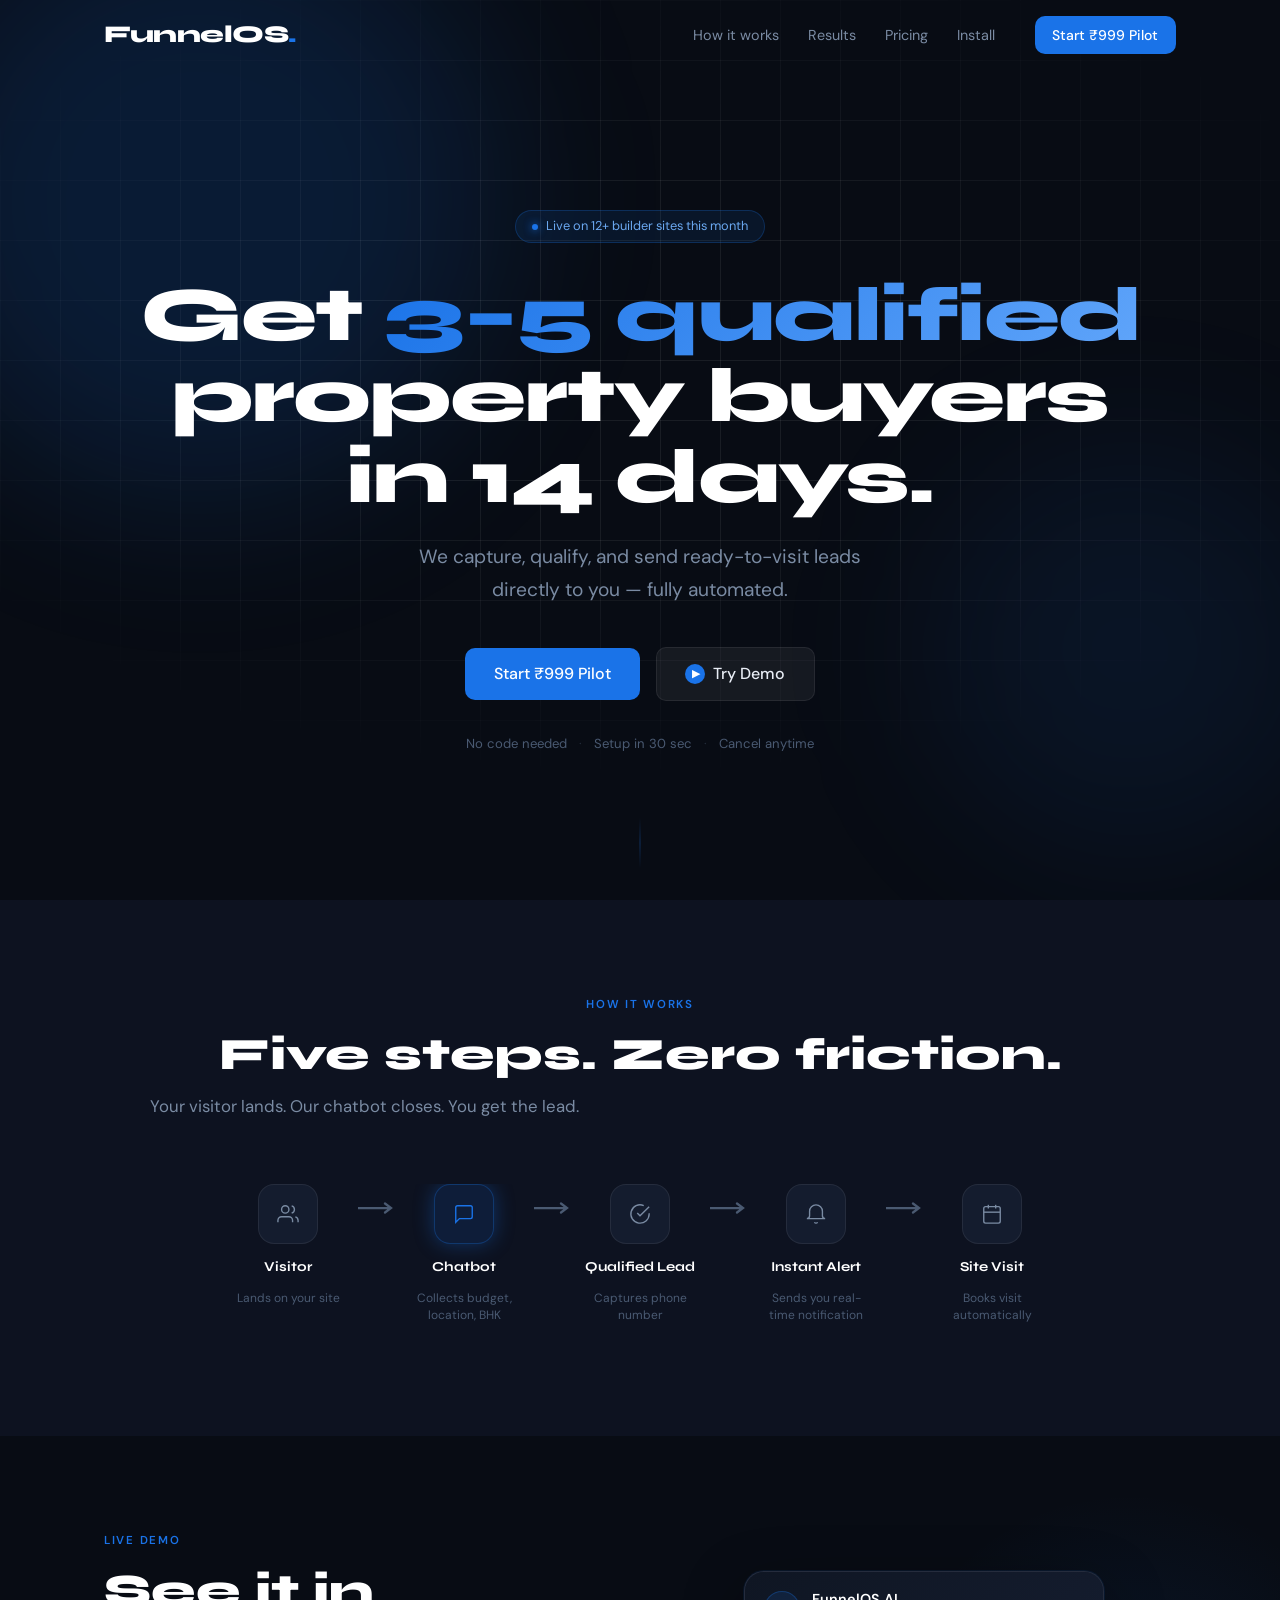
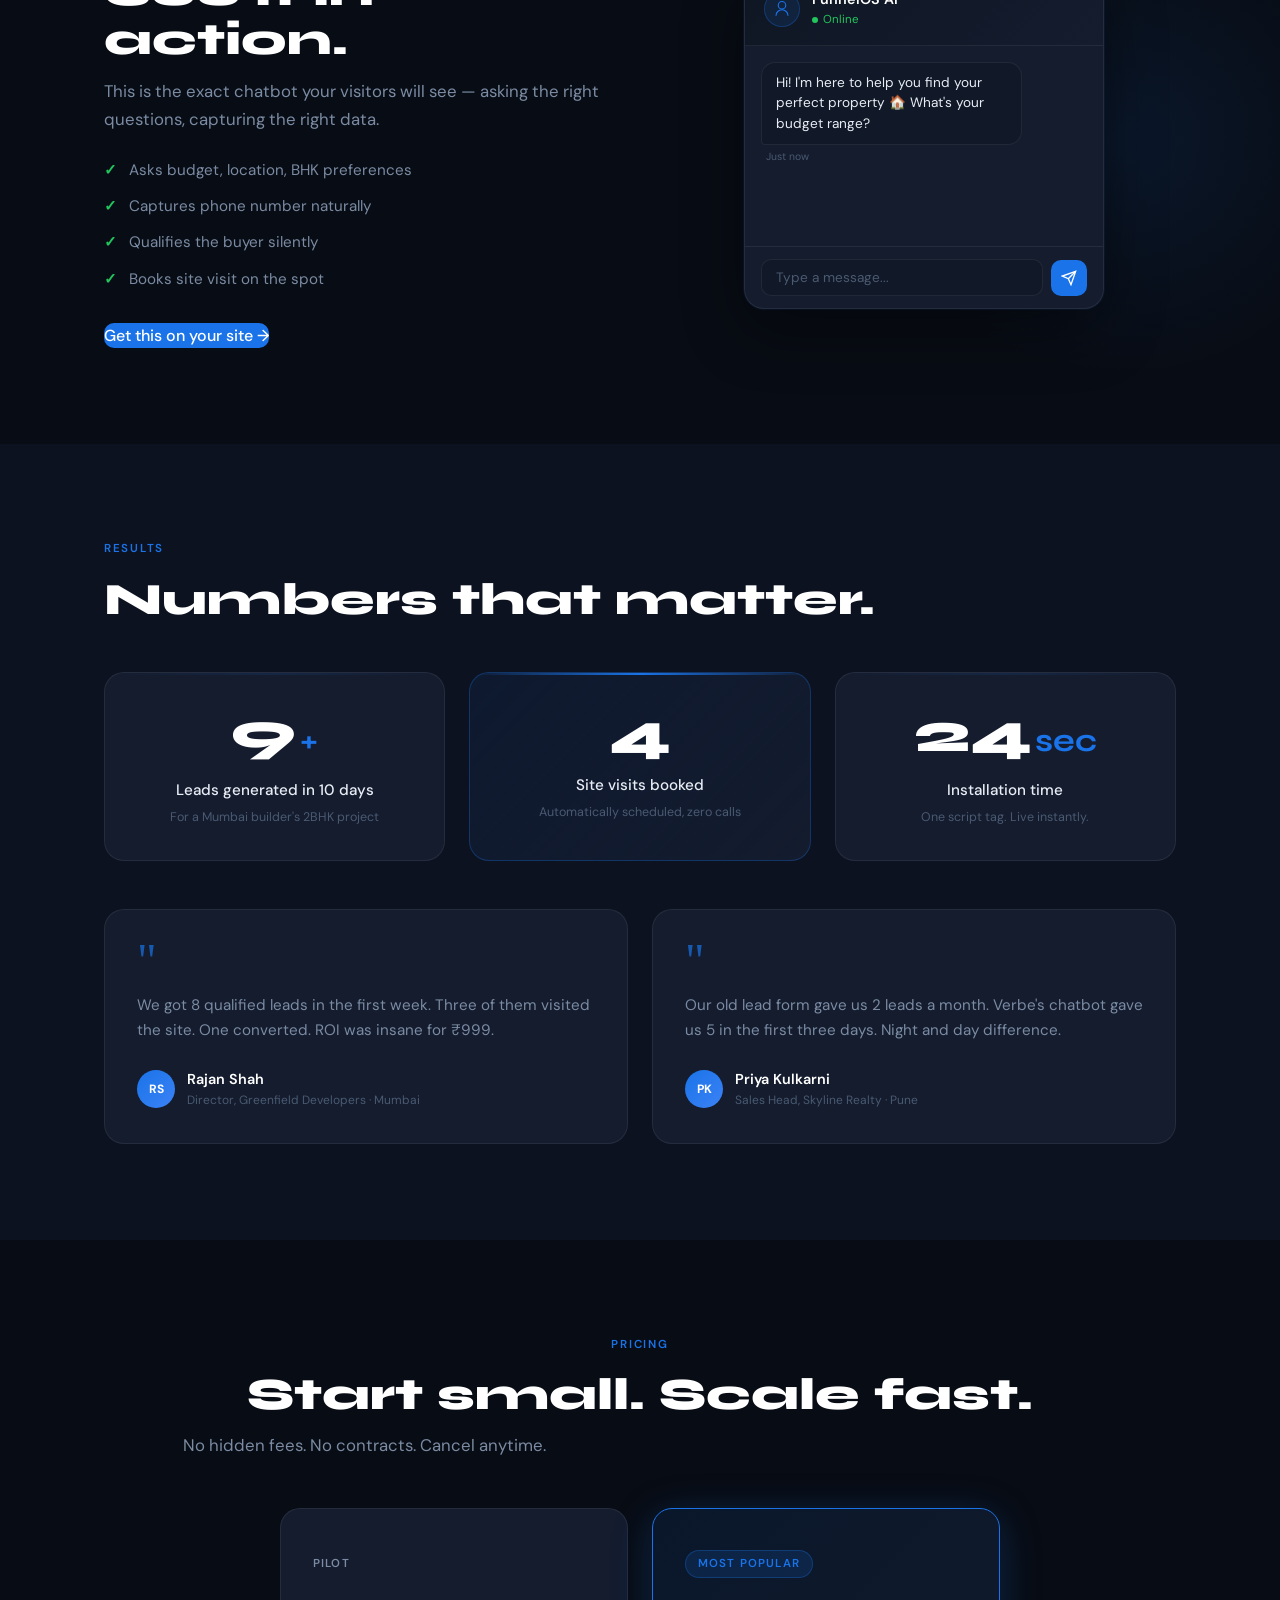
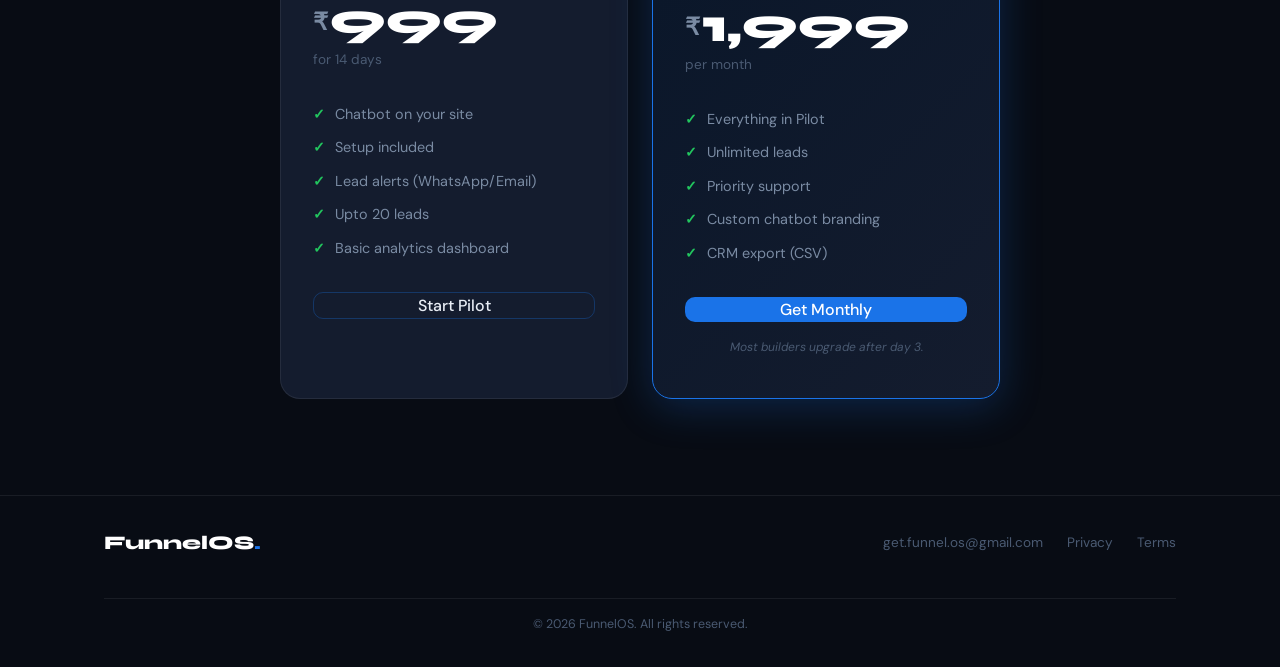
<file: index.html>
<!DOCTYPE html>
<html lang="en">
<head>
  <meta charset="UTF-8" />
  <meta name="viewport" content="width=device-width, initial-scale=1.0" />
  <title>FunnelOS — Real Estate Lead Chatbot</title>
  <meta name="description" content="Get 3–5 qualified property buyers in 14 days. Capture, qualify, and send ready-to-visit leads directly to you." />
  <link rel="preconnect" href="https://fonts.googleapis.com" />
  <link rel="preconnect" href="https://fonts.gstatic.com" crossorigin />
  <link href="https://fonts.googleapis.com/css2?family=Syne:wght@400;600;700;800&family=DM+Sans:ital,opsz,wght@0,9..40,300;0,9..40,400;0,9..40,500;1,9..40,300&display=swap" rel="stylesheet" />
  <link rel="stylesheet" href="styles.css" />
</head>
<body>

  <!-- STICKY HEADER -->
  <header class="header" id="header">
    <div class="container header-inner">
      <a href="#" class="logo">FunnelOS<span class="logo-dot">.</span></a>
      <nav class="nav" id="nav">
        <a href="#how-it-works">How it works</a>
        <a href="#proof">Results</a>
        <a href="login.html">Pricing</a>
        <a href="login.html">Install</a>
      </nav>
      <a href="login.html" class="btn btn-primary btn-sm header-cta">Start ₹999 Pilot</a>
      <button class="nav-toggle" id="navToggle" aria-label="Toggle menu">
        <span></span><span></span><span></span>
      </button>
    </div>
  </header>

  <!-- HERO -->
  <section class="hero" id="home">
    <div class="hero-grid-overlay"></div>
    <div class="hero-glow glow-1"></div>
    <div class="hero-glow glow-2"></div>
    <div class="container hero-content">
      <div class="hero-badge">
        <span class="badge-dot"></span>
        Live on 12+ builder sites this month
      </div>
      <h1 class="hero-headline">
        Get <span class="highlight">3–5 qualified</span><br />property buyers<br />in 14 days.
      </h1>
      <p class="hero-sub">
        We capture, qualify, and send ready-to-visit leads<br class="hide-mobile" />
        directly to you — fully automated.
      </p>
      <div class="hero-actions">
        <a href="#pricing" class="btn btn-primary btn-lg">Start ₹999 Pilot</a>
        <a href="#demo" class="btn btn-ghost btn-lg">
          <span class="play-icon">▶</span> Try Demo
        </a>
      </div>
      <div class="hero-trust">
        <span>No code needed</span>
        <span class="sep">·</span>
        <span>Setup in 30 sec</span>
        <span class="sep">·</span>
        <span>Cancel anytime</span>
      </div>
    </div>
    <div class="hero-scroll-indicator">
      <div class="scroll-line"></div>
    </div>
  </section>

  <!-- HOW IT WORKS -->
  <section class="section how-it-works" id="how-it-works">
    <div class="container">
      <div class="section-label">How it works</div>
      <h2 class="section-title">Five steps. Zero friction.</h2>
      <p class="section-sub">Your visitor lands. Our chatbot closes. You get the lead.</p>

      <div class="flow-wrapper">
        <div class="flow-track"></div>
        <div class="flow-steps">

          <div class="flow-step" data-step="1">
            <div class="step-icon">
              <svg viewBox="0 0 24 24" fill="none" stroke="currentColor" stroke-width="1.5"><path d="M17 21v-2a4 4 0 0 0-4-4H5a4 4 0 0 0-4 4v2"/><circle cx="9" cy="7" r="4"/><path d="M23 21v-2a4 4 0 0 0-3-3.87"/><path d="M16 3.13a4 4 0 0 1 0 7.75"/></svg>
            </div>
            <div class="step-label">Visitor</div>
            <p class="step-desc">Lands on your site</p>
          </div>

          <div class="flow-arrow">
            <svg viewBox="0 0 24 8" fill="none"><path d="M0 4h22M18 1l4 3-4 3" stroke="currentColor" stroke-width="1.5" stroke-linecap="round"/></svg>
          </div>

          <div class="flow-step" data-step="2">
            <div class="step-icon active">
              <svg viewBox="0 0 24 24" fill="none" stroke="currentColor" stroke-width="1.5"><path d="M21 15a2 2 0 0 1-2 2H7l-4 4V5a2 2 0 0 1 2-2h14a2 2 0 0 1 2 2z"/></svg>
            </div>
            <div class="step-label">Chatbot</div>
            <p class="step-desc">Collects budget, location, BHK</p>
          </div>

          <div class="flow-arrow">
            <svg viewBox="0 0 24 8" fill="none"><path d="M0 4h22M18 1l4 3-4 3" stroke="currentColor" stroke-width="1.5" stroke-linecap="round"/></svg>
          </div>

          <div class="flow-step" data-step="3">
            <div class="step-icon">
              <svg viewBox="0 0 24 24" fill="none" stroke="currentColor" stroke-width="1.5"><path d="M22 11.08V12a10 10 0 1 1-5.93-9.14"/><polyline points="22 4 12 14.01 9 11.01"/></svg>
            </div>
            <div class="step-label">Qualified Lead</div>
            <p class="step-desc">Captures phone number</p>
          </div>

          <div class="flow-arrow">
            <svg viewBox="0 0 24 8" fill="none"><path d="M0 4h22M18 1l4 3-4 3" stroke="currentColor" stroke-width="1.5" stroke-linecap="round"/></svg>
          </div>

          <div class="flow-step" data-step="4">
            <div class="step-icon">
              <svg viewBox="0 0 24 24" fill="none" stroke="currentColor" stroke-width="1.5"><path d="M22 17H2a3 3 0 0 0 3-3V9a7 7 0 0 1 14 0v5a3 3 0 0 0 3 3zm-8.27 4a2 2 0 0 1-3.46 0"/></svg>
            </div>
            <div class="step-label">Instant Alert</div>
            <p class="step-desc">Sends you real-time notification</p>
          </div>

          <div class="flow-arrow">
            <svg viewBox="0 0 24 8" fill="none"><path d="M0 4h22M18 1l4 3-4 3" stroke="currentColor" stroke-width="1.5" stroke-linecap="round"/></svg>
          </div>

          <div class="flow-step" data-step="5">
            <div class="step-icon">
              <svg viewBox="0 0 24 24" fill="none" stroke="currentColor" stroke-width="1.5"><rect x="3" y="4" width="18" height="18" rx="2" ry="2"/><line x1="16" y1="2" x2="16" y2="6"/><line x1="8" y1="2" x2="8" y2="6"/><line x1="3" y1="10" x2="21" y2="10"/></svg>
            </div>
            <div class="step-label">Site Visit</div>
            <p class="step-desc">Books visit automatically</p>
          </div>

        </div>
      </div>
    </div>
  </section>

  <!-- LIVE DEMO -->
  <section class="section demo-section" id="demo">
    <div class="demo-bg-glow"></div>
    <div class="container demo-inner">
      <div class="demo-text">
        <div class="section-label">Live demo</div>
        <h2 class="section-title">See it in action.</h2>
        <p class="section-sub">
          This is the exact chatbot your visitors will see — asking the right questions, capturing the right data.
        </p>
        <ul class="demo-bullets">
          <li><span class="check">✓</span> Asks budget, location, BHK preferences</li>
          <li><span class="check">✓</span> Captures phone number naturally</li>
          <li><span class="check">✓</span> Qualifies the buyer silently</li>
          <li><span class="check">✓</span> Books site visit on the spot</li>
        </ul>
        <a href="login.html" class="btn btn-primary">Get this on your site →</a>
      </div>
      <div class="demo-widget-wrap">
        <div class="chatbot-container" id="chatbotContainer">
          <div class="chatbot-header">
            <div class="chatbot-avatar">
              <svg viewBox="0 0 24 24" fill="none" stroke="currentColor" stroke-width="1.5"><path d="M12 2a5 5 0 1 0 0 10 5 5 0 0 0 0-10z"/><path d="M20 21a8 8 0 1 0-16 0"/></svg>
            </div>
            <div>
              <div class="chatbot-name">FunnelOS AI</div>
              <div class="chatbot-status"><span class="status-dot"></span>Online</div>
            </div>
          </div>
          <div class="chatbot-messages" id="chatMessages">
            <div class="msg bot">
              <div class="msg-bubble">Hi! I'm here to help you find your perfect property 🏠 What's your budget range?</div>
              <div class="msg-time">Just now</div>
            </div>
          </div>
          <div class="chatbot-input-wrap">
            <input type="text" class="chatbot-input" id="chatInput" placeholder="Type a message..." />
            <button class="chatbot-send" id="chatSend" onclick="sendChatMessage()">
              <svg viewBox="0 0 24 24" fill="none" stroke="currentColor" stroke-width="2"><line x1="22" y1="2" x2="11" y2="13"/><polygon points="22 2 15 22 11 13 2 9 22 2"/></svg>
            </button>
          </div>
        </div>
        <!-- Placeholder comment for actual chatbot JS integration -->
        <!-- <script src="https://yourdomain.com/chatbot.js?key=YOUR_API_KEY"></script> -->
      </div>
    </div>
  </section>

  <!-- PROOF / RESULTS -->
  <section class="section proof-section" id="proof">
    <div class="container">
      <div class="section-label">Results</div>
      <h2 class="section-title">Numbers that matter.</h2>

      <div class="stats-grid">
        <div class="stat-card">
          <div class="stat-number" data-target="12">0</div>
          <div class="stat-plus">+</div>
          <div class="stat-label">Leads generated in 10 days</div>
          <div class="stat-sub">For a Mumbai builder's 2BHK project</div>
        </div>
        <div class="stat-card featured">
          <div class="stat-number" data-target="5">0</div>
          <div class="stat-label">Site visits booked</div>
          <div class="stat-sub">Automatically scheduled, zero calls</div>
        </div>
        <div class="stat-card">
          <div class="stat-number" data-target="30">0</div>
          <div class="stat-unit">sec</div>
          <div class="stat-label">Installation time</div>
          <div class="stat-sub">One script tag. Live instantly.</div>
        </div>
      </div>

      <div class="testimonials-grid">
        <div class="testimonial-card">
          <div class="quote-mark">"</div>
          <p class="testimonial-text">We got 8 qualified leads in the first week. Three of them visited the site. One converted. ROI was insane for ₹999.</p>
          <div class="testimonial-author">
            <div class="author-avatar">RS</div>
            <div>
              <div class="author-name">Rajan Shah</div>
              <div class="author-role">Director, Greenfield Developers · Mumbai</div>
            </div>
          </div>
        </div>
        <div class="testimonial-card">
          <div class="quote-mark">"</div>
          <p class="testimonial-text">Our old lead form gave us 2 leads a month. Verbe's chatbot gave us 5 in the first three days. Night and day difference.</p>
          <div class="testimonial-author">
            <div class="author-avatar">PK</div>
            <div>
              <div class="author-name">Priya Kulkarni</div>
              <div class="author-role">Sales Head, Skyline Realty · Pune</div>
            </div>
          </div>
        </div>
      </div>
    </div>
  </section>

  <!-- PRICING -->
  <section class="section pricing-section" id="pricing">
    <div class="container">
      <div class="section-label">Pricing</div>
      <h2 class="section-title">Start small. Scale fast.</h2>
      <p class="section-sub">No hidden fees. No contracts. Cancel anytime.</p>

      <div class="pricing-grid">
        <div class="pricing-card">
          <div class="plan-badge">Pilot</div>
          <div class="plan-price">
            <span class="price-currency">₹</span>
            <span class="price-amount">999</span>
          </div>
          <div class="plan-period">for 14 days</div>
          <ul class="plan-features">
            <li><span class="feat-check">✓</span> Chatbot on your site</li>
            <li><span class="feat-check">✓</span> Setup included</li>
            <li><span class="feat-check">✓</span> Lead alerts (WhatsApp/Email)</li>
            <li><span class="feat-check">✓</span> Upto 20 leads</li>
            <li><span class="feat-check">✓</span> Basic analytics dashboard</li>
          </ul>
          <a href="login.html" class="btn btn-outline btn-full">Start Pilot</a>
        </div>

        <div class="pricing-card featured">
          <div class="plan-badge popular">Most Popular</div>
          <div class="plan-price">
            <span class="price-currency">₹</span>
            <span class="price-amount">1,999</span>
          </div>
          <div class="plan-period">per month</div>
          <ul class="plan-features">
            <li><span class="feat-check">✓</span> Everything in Pilot</li>
            <li><span class="feat-check">✓</span> Unlimited leads</li>
            <li><span class="feat-check">✓</span> Priority support</li>
            <li><span class="feat-check">✓</span> Custom chatbot branding</li>
            <li><span class="feat-check">✓</span> CRM export (CSV)</li>
          </ul>
          <a href="login.html" class="btn btn-primary btn-full">Get Monthly</a>
          <div class="plan-note">Most builders upgrade after day 3.</div>
        </div>
      </div>
    </div>
  </section>

  <!-- FOOTER -->
  <footer class="footer">
    <div class="container footer-inner">
      <div class="footer-logo">FunnelOS<span class="logo-dot">.</span></div>
      <div class="footer-links">
        <a href="get.funnel.os@gmail.com">get.funnel.os@gmail.com</a>
        <a href="#">Privacy</a>
        <a href="#">Terms</a>
      </div>
      <div class="footer-copy">© 2026 FunnelOS. All rights reserved.</div>
    </div>
  </footer>

  <script src="script.js"></script>
  <script src="https://accounts.google.com/gsi/client" async></script>
</body>
</html>
</file>
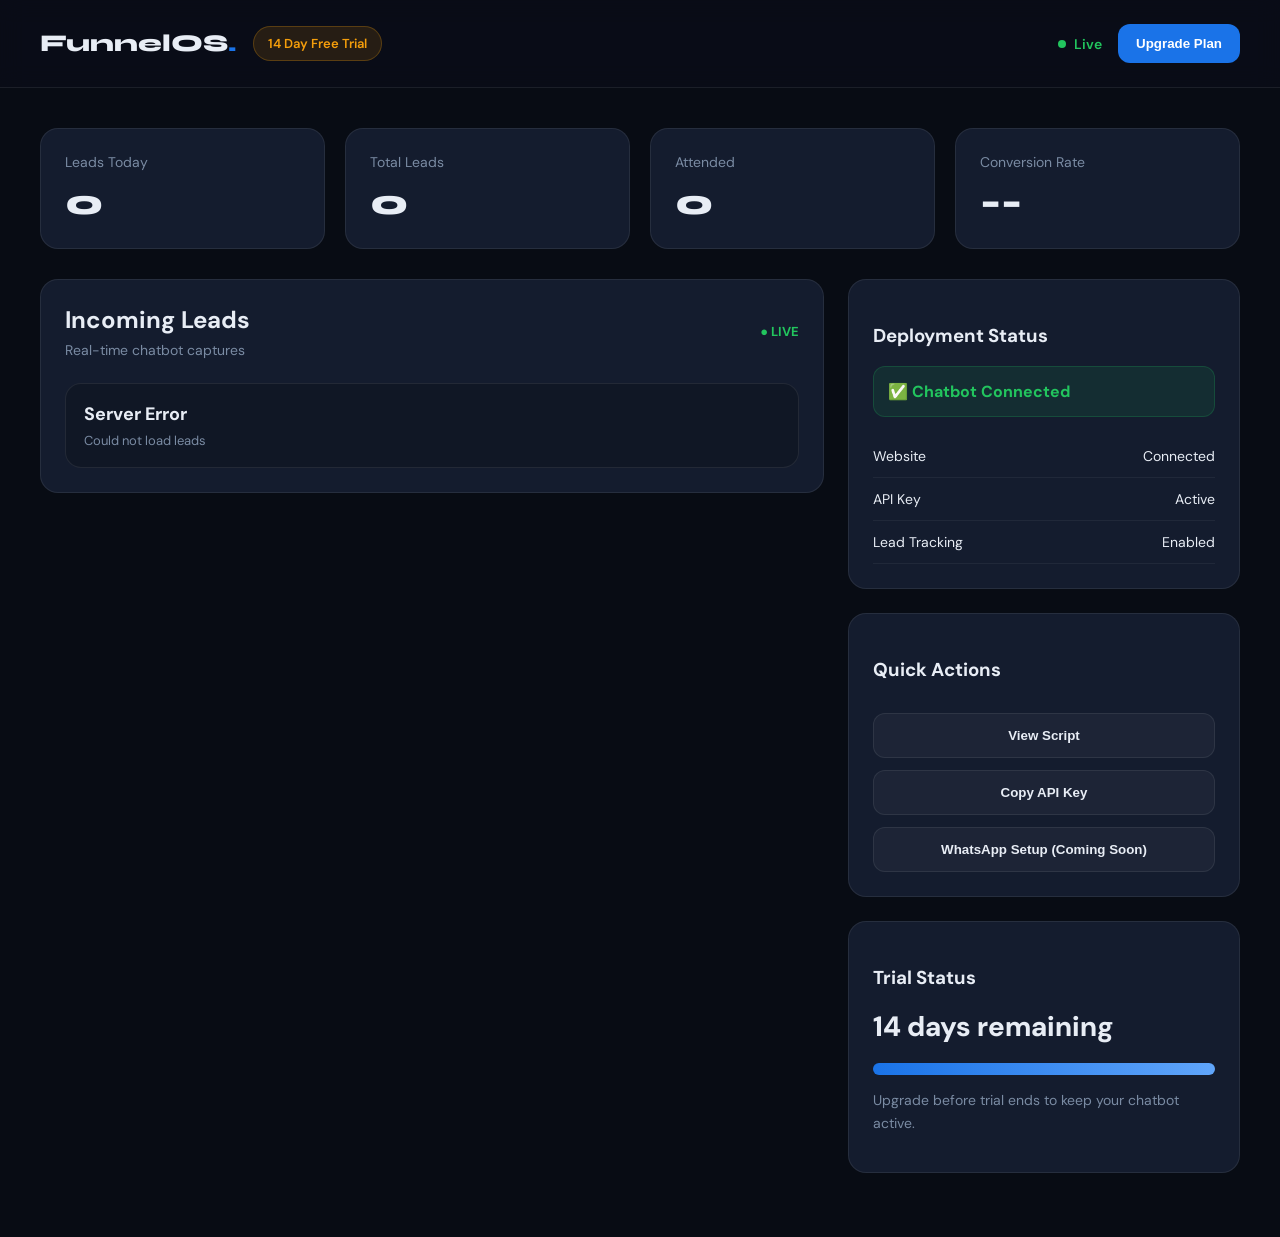
<file: client-dashboard.html>
<!DOCTYPE html>
<html lang="en">
<head>
  <meta charset="UTF-8" />
  <meta name="viewport" content="width=device-width, initial-scale=1.0"/>

  <title>Client Dashboard — Verbe</title>

  <link rel="preconnect" href="https://fonts.googleapis.com">
  <link rel="preconnect" href="https://fonts.gstatic.com" crossorigin>

  <link href="https://fonts.googleapis.com/css2?family=Syne:wght@400;600;700;800&family=DM+Sans:wght@300;400;500;700&display=swap" rel="stylesheet">

  <link rel="stylesheet" href="client-dashboard.css">
</head>

<body>

  <!-- HEADER -->
  <header class="header">

    <div class="header-left">
      <div class="logo">
        FunnelOS<span class="logo-dot">.</span>
      </div>

      <div class="trial-badge" id="trialBadge">
        14 Day Free Trial
      </div>
    </div>

    <div class="header-right">

      <div class="live-status">
        <span class="live-dot"></span>
        Live
      </div>

      <button class="upgrade-btn" id="upgradeBtn">
        Upgrade Plan
      </button>

    </div>

  </header>

  <!-- MAIN -->
  <main class="main-container">

    <!-- TOP STATS -->
    <section class="stats-grid">

      <div class="stat-card">
        <div class="stat-label">Leads Today</div>
        <div class="stat-value" id="leadsToday">
          0
        </div>
      </div>

      <div class="stat-card">
        <div class="stat-label">Total Leads</div>
        <div class="stat-value" id="totalLeads">
          0
        </div>
      </div>

      <div class="stat-card">
        <div class="stat-label">Attended</div>
        <div class="stat-value" id="attendedLeads">
          0
        </div>
      </div>

      <div class="stat-card">
        <div class="stat-label">Conversion Rate</div>
        <div class="stat-value">
          --
        </div>
      </div>

    </section>

    <!-- MAIN GRID -->
    <section class="dashboard-grid">

      <!-- LEFT -->
      <div class="left-panel">

        <!-- LIVE LEADS -->
        <div class="panel-card">

          <div class="panel-header">

            <div>
              <h2>Incoming Leads</h2>
              <p>Real-time chatbot captures</p>
            </div>

            <div class="pulse-live">
              ● LIVE
            </div>

          </div>

          <div class="leads-container" id="leadsContainer">

            <!-- LEAD CARD TEMPLATE -->
            <!-- JS will spawn these dynamically -->

          </div>

        </div>

      </div>

      <!-- RIGHT -->
      <div class="right-panel">

        <!-- CHATBOT STATUS -->
        <div class="panel-card">

          <h3>Deployment Status</h3>

          <div class="deploy-status success">
            ✅ Chatbot Connected
          </div>

          <div class="deploy-item">
            <span>Website</span>
            <span id="websiteName">
              Connected
            </span>
          </div>

          <div class="deploy-item">
            <span>API Key</span>
            <span>
              Active
            </span>
          </div>

          <div class="deploy-item">
            <span>Lead Tracking</span>
            <span>
              Enabled
            </span>
          </div>

        </div>

        <!-- QUICK ACTIONS -->
        <div class="panel-card">

          <h3>Quick Actions</h3>

          <button class="action-btn" id="viewSciprtBtn">
            View Script
          </button>

          <button class="action-btn" id="copyApiKKeyBtn">
            Copy API Key
          </button>

          <button class="action-btn" id="whatsappSetupBtn">
            WhatsApp Setup (Coming Soon)
          </button>

        </div>

        <!-- TRIAL STATUS -->
        <div class="panel-card">

          <h3>Trial Status</h3>

          <div class="trial-days" id="trialDays">
            14 days remaining
          </div>

          <div class="trial-bar">
            <div class="trial-fill" id="trialFill"></div>
          </div>

          <p class="trial-text">
            Upgrade before trial ends to keep your chatbot active.
          </p>

        </div>

      </div>

    </section>

  </main>

  <script src="client-dashboard.js"></script>

</body>
</html>
</file>
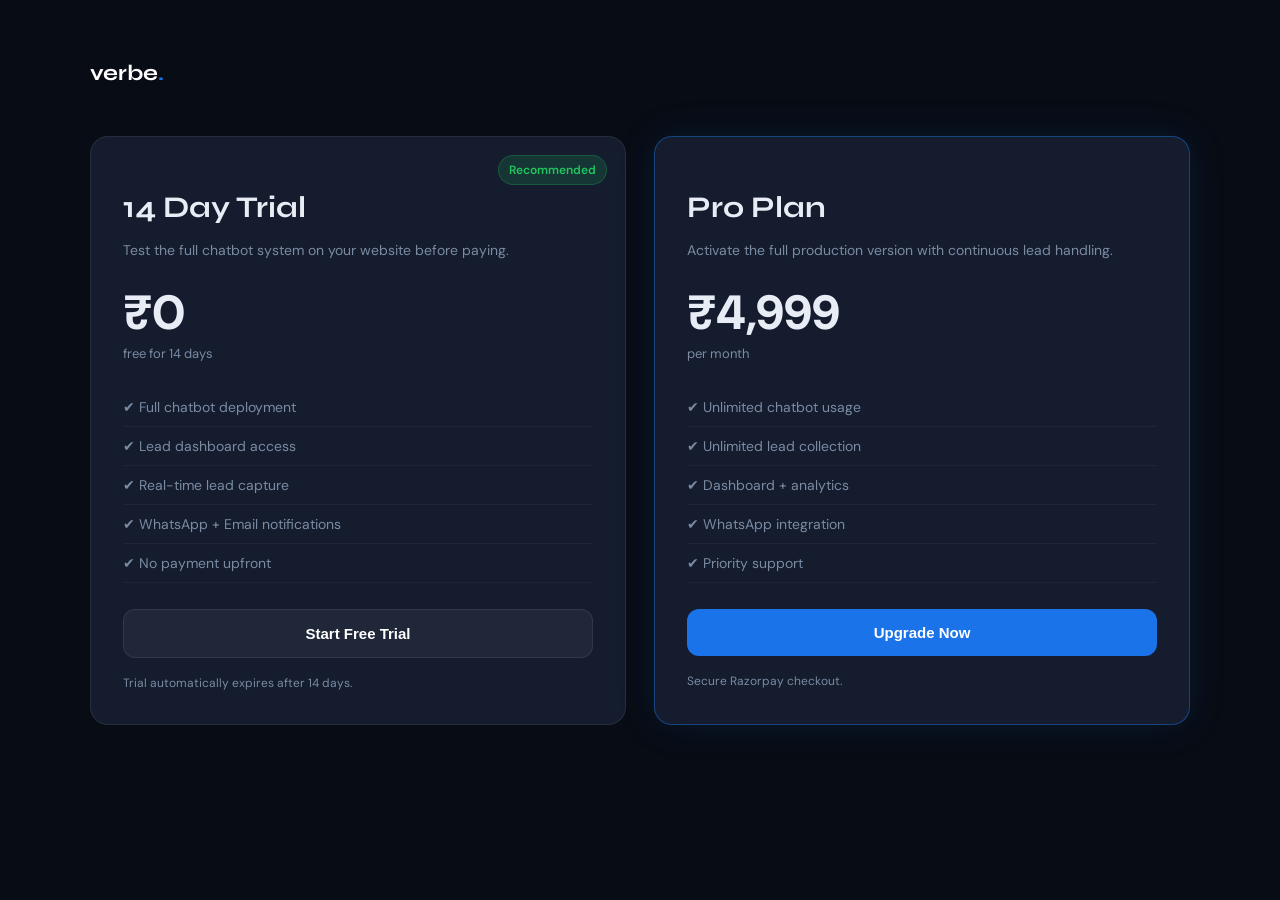
<file: payment.html>
<!DOCTYPE html>
<html lang="en">
<head>
  <meta charset="UTF-8" />
  <meta name="viewport" content="width=device-width, initial-scale=1.0"/>

  <title>Choose Plan — Verbe</title>

  <link rel="preconnect" href="https://fonts.googleapis.com">
  <link rel="preconnect" href="https://fonts.gstatic.com" crossorigin>

  <link href="https://fonts.googleapis.com/css2?family=Syne:wght@400;600;700;800&family=DM+Sans:wght@300;400;500;700&display=swap" rel="stylesheet">

  <link rel="stylesheet" href="payment.css">
</head>

<body>

  <div class="container">

    <!-- HEADER -->
    <header class="header">
      <a href="dashboard.html" class="logo">
        verbe<span class="logo-dot">.</span>
      </a>
    </header>

    <!-- PRICING GRID -->
    <div class="pricing-grid">

      <!-- FREE TRIAL CARD -->
      <div class="payment-card">

        <div class="badge">Recommended</div>

        <h1 class="title">14 Day Trial</h1>

        <p class="sub">
          Test the full chatbot system on your website before paying.
        </p>

        <div class="price-box">
          <div class="price">₹0</div>
          <div class="price-sub">free for 14 days</div>
        </div>

        <ul class="features">
          <li>✔ Full chatbot deployment</li>
          <li>✔ Lead dashboard access</li>
          <li>✔ Real-time lead capture</li>
          <li>✔ WhatsApp + Email notifications</li>
          <li>✔ No payment upfront</li>
        </ul>

        <button id="trialBtn" class="btn-secondary">
          Start Free Trial
        </button>

        <div class="note">
          Trial automatically expires after 14 days.
        </div>

      </div>

      <!-- PAID PLAN -->
      <div class="payment-card featured">

        <h1 class="title">Pro Plan</h1>

        <p class="sub">
          Activate the full production version with continuous lead handling.
        </p>

        <div class="price-box">
          <div class="price">₹4,999</div>
          <div class="price-sub">per month</div>
        </div>

        <ul class="features">
          <li>✔ Unlimited chatbot usage</li>
          <li>✔ Unlimited lead collection</li>
          <li>✔ Dashboard + analytics</li>
          <li>✔ WhatsApp integration</li>
          <li>✔ Priority support</li>
        </ul>

        <button id="payBtn" class="btn-primary">
          Upgrade Now
        </button>

        <div class="note">
          Secure Razorpay checkout.
        </div>

      </div>

    </div>

  </div>

  <script src="https://checkout.razorpay.com/v1/checkout.js"></script>
  <script src="payment.js"></script>

</body>

</html>
</file>
<file: styles.css>
/* =========================================================
   VERBE — Styles
   Dark · Futuristic · High-converting
   ========================================================= */

/* ── Reset & Variables ───────────────────────────────────── */
*, *::before, *::after { box-sizing: border-box; margin: 0; padding: 0; }

:root {
  --blue:       #1a73e8;
  --blue-glow:  rgba(26, 115, 232, 0.35);
  --blue-dim:   rgba(26, 115, 232, 0.12);
  --bg:         #080c14;
  --bg-1:       #0d1220;
  --bg-2:       #111827;
  --bg-card:    #141c2e;
  --bg-card-2:  #0f1623;
  --border:     rgba(255,255,255,0.07);
  --border-blue:rgba(26, 115, 232, 0.3);
  --text:       #e8edf5;
  --text-muted: #7a8ba3;
  --text-dim:   #4a5a72;
  --white:      #ffffff;
  --green:      #22c55e;
  --radius:     14px;
  --radius-lg:  20px;
  --shadow:     0 4px 30px rgba(0,0,0,0.4);
  --shadow-blue:0 8px 40px rgba(26, 115, 232, 0.25);
  --font-display:'Syne', sans-serif;
  --font-body:   'DM Sans', sans-serif;
  --transition: 0.22s cubic-bezier(0.4, 0, 0.2, 1);
}

html { scroll-behavior: smooth; font-size: 16px; }

body {
  background: var(--bg);
  color: var(--text);
  font-family: var(--font-body);
  font-weight: 400;
  line-height: 1.6;
  overflow-x: hidden;
}

/* ── Scrollbar ───────────────────────────────────────────── */
::-webkit-scrollbar { width: 6px; }
::-webkit-scrollbar-track { background: var(--bg); }
::-webkit-scrollbar-thumb { background: var(--bg-2); border-radius: 3px; }

/* ── Typography ──────────────────────────────────────────── */
h1, h2, h3 { font-family: var(--font-display); line-height: 1.1; }

.section-label {
  font-size: 0.72rem;
  font-weight: 600;
  letter-spacing: 0.15em;
  text-transform: uppercase;
  color: var(--blue);
  margin-bottom: 1rem;
}

.section-title {
  font-size: clamp(1.8rem, 4vw, 2.8rem);
  font-weight: 800;
  color: var(--white);
  margin-bottom: 0.75rem;
}

.section-sub {
  font-size: 1.05rem;
  color: var(--text-muted);
  max-width: 520px;
  line-height: 1.7;
}

/* ── Layout ──────────────────────────────────────────────── */
.container {
  max-width: 1120px;
  margin: 0 auto;
  padding: 0 1.5rem;
}

.section {
  padding: 6rem 0;
  position: relative;
}

/* ── Buttons ─────────────────────────────────────────────── */
.btn {
  display: inline-flex;
  align-items: center;
  gap: 0.5rem;
  font-family: var(--font-body);
  font-weight: 500;
  border: none;
  cursor: pointer;
  text-decoration: none;
  border-radius: 10px;
  transition: all var(--transition);
  white-space: nowrap;
}

.btn-primary {
  background: var(--blue);
  color: var(--white);
  box-shadow: 0 0 0 0 var(--blue-glow);
}
.btn-primary:hover {
  background: #1560c8;
  box-shadow: var(--shadow-blue);
  transform: translateY(-1px);
}

.btn-ghost {
  background: rgba(255,255,255,0.06);
  color: var(--text);
  border: 1px solid var(--border);
}
.btn-ghost:hover {
  background: rgba(255,255,255,0.1);
  border-color: rgba(255,255,255,0.15);
  transform: translateY(-1px);
}

.btn-outline {
  background: transparent;
  color: var(--text);
  border: 1px solid var(--border-blue);
}
.btn-outline:hover {
  background: var(--blue-dim);
  border-color: var(--blue);
  color: var(--white);
}

.btn-sm  { padding: 0.5rem 1.1rem; font-size: 0.875rem; }
.btn-lg  { padding: 0.85rem 1.8rem; font-size: 1rem; }
.btn-xl  { padding: 1.1rem 2.5rem; font-size: 1.1rem; font-weight: 600; border-radius: 12px; }
.btn-full{ width: 100%; justify-content: center; }

/* ── Header ──────────────────────────────────────────────── */
.header {
  position: fixed;
  top: 0; left: 0; right: 0;
  z-index: 100;
  padding: 1rem 0;
  transition: background var(--transition), box-shadow var(--transition), padding var(--transition);
}

.header.scrolled {
  background: rgba(8, 12, 20, 0.9);
  backdrop-filter: blur(20px);
  box-shadow: 0 1px 0 var(--border);
  padding: 0.7rem 0;
}

.header-inner {
  display: flex;
  align-items: center;
  gap: 2rem;
}

.logo {
  font-family: var(--font-display);
  font-size: 1.5rem;
  font-weight: 800;
  color: var(--white);
  text-decoration: none;
  letter-spacing: -0.02em;
}

.logo-dot { color: var(--blue); }

.nav {
  display: flex;
  align-items: center;
  gap: 1.8rem;
  margin-left: auto;
}

.nav a {
  color: var(--text-muted);
  text-decoration: none;
  font-size: 0.9rem;
  font-weight: 400;
  transition: color var(--transition);
}
.nav a:hover { color: var(--white); }

.header-cta { margin-left: 0.5rem; }

.nav-toggle {
  display: none;
  flex-direction: column;
  gap: 5px;
  background: none;
  border: none;
  cursor: pointer;
  padding: 4px;
  margin-left: auto;
}
.nav-toggle span {
  display: block;
  width: 22px; height: 2px;
  background: var(--text);
  border-radius: 2px;
  transition: all var(--transition);
}

/* ── Hero ────────────────────────────────────────────────── */
.hero {
  position: relative;
  min-height: 100vh;
  display: flex;
  align-items: center;
  padding: 8rem 0 4rem;
  overflow: hidden;
}

.hero-grid-overlay {
  position: absolute;
  inset: 0;
  background-image:
    linear-gradient(var(--border) 1px, transparent 1px),
    linear-gradient(90deg, var(--border) 1px, transparent 1px);
  background-size: 60px 60px;
  mask-image: radial-gradient(ellipse 80% 60% at 50% 40%, black 30%, transparent 80%);
}

.hero-glow {
  position: absolute;
  border-radius: 50%;
  filter: blur(80px);
  pointer-events: none;
}
.glow-1 {
  width: 600px; height: 600px;
  background: rgba(26, 115, 232, 0.15);
  top: -100px; left: -100px;
}
.glow-2 {
  width: 400px; height: 400px;
  background: rgba(26, 115, 232, 0.08);
  bottom: 50px; right: -50px;
}

.hero-content {
  position: relative;
  z-index: 2;
  text-align: center;
}

.hero-badge {
  display: inline-flex;
  align-items: center;
  gap: 0.5rem;
  background: rgba(26, 115, 232, 0.1);
  border: 1px solid rgba(26, 115, 232, 0.25);
  border-radius: 100px;
  padding: 0.35rem 1rem;
  font-size: 0.8rem;
  color: #6ba8f0;
  margin-bottom: 2rem;
  animation: fadeSlideDown 0.6s ease both;
}

.badge-dot {
  width: 6px; height: 6px;
  background: var(--blue);
  border-radius: 50%;
  box-shadow: 0 0 8px var(--blue);
  animation: pulse 2s infinite;
}

@keyframes pulse {
  0%, 100% { opacity: 1; transform: scale(1); }
  50% { opacity: 0.6; transform: scale(1.3); }
}

.hero-headline {
  font-size: clamp(2.5rem, 6vw, 5rem);
  font-weight: 800;
  color: var(--white);
  line-height: 1.05;
  letter-spacing: -0.02em;
  margin-bottom: 1.5rem;
  animation: fadeSlideDown 0.6s 0.1s ease both;
}

.highlight {
  background: linear-gradient(135deg, #1a73e8, #60a5fa);
  -webkit-background-clip: text;
  -webkit-text-fill-color: transparent;
  background-clip: text;
}

.hero-sub {
  font-size: clamp(1rem, 2vw, 1.2rem);
  color: var(--text-muted);
  margin-bottom: 2.5rem;
  line-height: 1.7;
  animation: fadeSlideDown 0.6s 0.2s ease both;
}

.hero-actions {
  display: flex;
  align-items: center;
  justify-content: center;
  gap: 1rem;
  margin-bottom: 2rem;
  flex-wrap: wrap;
  animation: fadeSlideDown 0.6s 0.3s ease both;
}

.play-icon {
  font-size: 0.7rem;
  background: var(--blue);
  color: white;
  width: 20px; height: 20px;
  border-radius: 50%;
  display: inline-flex;
  align-items: center;
  justify-content: center;
  padding-left: 2px;
}

.hero-trust {
  font-size: 0.82rem;
  color: var(--text-dim);
  display: flex;
  align-items: center;
  justify-content: center;
  gap: 0.75rem;
  animation: fadeSlideDown 0.6s 0.4s ease both;
}

.sep { opacity: 0.4; }

.hero-scroll-indicator {
  position: absolute;
  bottom: 2rem;
  left: 50%;
  transform: translateX(-50%);
}
.scroll-line {
  width: 1px; height: 50px;
  background: linear-gradient(to bottom, transparent, var(--blue-glow), transparent);
  animation: scrollPulse 2s ease-in-out infinite;
}
@keyframes scrollPulse {
  0% { opacity: 0; transform: scaleY(0.5) translateY(-10px); }
  50% { opacity: 1; }
  100% { opacity: 0; transform: scaleY(1) translateY(10px); }
}

@keyframes fadeSlideDown {
  from { opacity: 0; transform: translateY(-20px); }
  to   { opacity: 1; transform: translateY(0); }
}

/* ── How It Works ────────────────────────────────────────── */
.how-it-works {
  background: var(--bg-1);
  text-align: center;
}

.flow-wrapper {
  position: relative;
  margin-top: 4rem;
  overflow-x: auto;
  padding-bottom: 1rem;
}

.flow-steps {
  display: flex;
  align-items: flex-start;
  justify-content: center;
  gap: 0;
  min-width: 700px;
}

.flow-step {
  display: flex;
  flex-direction: column;
  align-items: center;
  gap: 0.75rem;
  width: 140px;
  flex-shrink: 0;
}

.step-icon {
  width: 60px; height: 60px;
  border-radius: 16px;
  background: var(--bg-card);
  border: 1px solid var(--border);
  display: flex;
  align-items: center;
  justify-content: center;
  color: var(--text-muted);
  transition: all var(--transition);
}
.step-icon svg { width: 22px; height: 22px; }

.step-icon.active,
.flow-step:hover .step-icon {
  background: var(--blue-dim);
  border-color: var(--border-blue);
  color: var(--blue);
  box-shadow: 0 0 20px var(--blue-glow);
}

.step-label {
  font-family: var(--font-display);
  font-size: 0.85rem;
  font-weight: 700;
  color: var(--white);
}

.step-desc {
  font-size: 0.75rem;
  color: var(--text-dim);
  text-align: center;
  line-height: 1.4;
  max-width: 110px;
}

.flow-arrow {
  display: flex;
  align-items: flex-start;
  padding-top: 18px;
  color: var(--text-dim);
  flex-shrink: 0;
}
.flow-arrow svg { width: 36px; height: 12px; }

/* ── Demo Section ────────────────────────────────────────── */
.demo-section { overflow: hidden; }

.demo-bg-glow {
  position: absolute;
  width: 500px; height: 500px;
  background: radial-gradient(circle, rgba(26,115,232,0.1) 0%, transparent 70%);
  right: -100px; top: 50%;
  transform: translateY(-50%);
  pointer-events: none;
}

.demo-inner {
  display: grid;
  grid-template-columns: 1fr 1fr;
  gap: 4rem;
  align-items: center;
}

.demo-bullets {
  list-style: none;
  margin: 1.5rem 0 2rem;
  display: flex;
  flex-direction: column;
  gap: 0.75rem;
}

.demo-bullets li {
  display: flex;
  align-items: center;
  gap: 0.75rem;
  font-size: 0.95rem;
  color: var(--text-muted);
}

.check {
  color: var(--green);
  font-weight: 600;
  flex-shrink: 0;
}

/* Chatbot Widget */
.demo-widget-wrap {
  display: flex;
  justify-content: center;
}

.chatbot-container {
  width: 100%;
  max-width: 360px;
  background: var(--bg-card);
  border: 1px solid var(--border);
  border-radius: 20px;
  overflow: hidden;
  box-shadow: 0 20px 60px rgba(0,0,0,0.4), 0 0 0 1px rgba(26,115,232,0.1);
}

.chatbot-header {
  background: linear-gradient(135deg, var(--bg-card-2), var(--bg-card));
  border-bottom: 1px solid var(--border);
  padding: 1rem 1.2rem;
  display: flex;
  align-items: center;
  gap: 0.75rem;
}

.chatbot-avatar {
  width: 36px; height: 36px;
  background: var(--blue-dim);
  border: 1px solid var(--border-blue);
  border-radius: 50%;
  display: flex;
  align-items: center;
  justify-content: center;
  color: var(--blue);
  flex-shrink: 0;
}
.chatbot-avatar svg { width: 18px; height: 18px; }

.chatbot-name {
  font-weight: 600;
  font-size: 0.9rem;
  color: var(--white);
}

.chatbot-status {
  font-size: 0.72rem;
  color: var(--green);
  display: flex;
  align-items: center;
  gap: 0.3rem;
}

.status-dot {
  width: 6px; height: 6px;
  background: var(--green);
  border-radius: 50%;
  animation: pulse 2s infinite;
}

.chatbot-messages {
  padding: 1rem;
  min-height: 200px;
  max-height: 280px;
  overflow-y: auto;
  display: flex;
  flex-direction: column;
  gap: 0.75rem;
}

.msg { display: flex; flex-direction: column; }
.msg.user { align-items: flex-end; }
.msg.bot  { align-items: flex-start; }

.msg-bubble {
  max-width: 80%;
  padding: 0.6rem 0.9rem;
  border-radius: 14px;
  font-size: 0.85rem;
  line-height: 1.5;
}

.msg.bot .msg-bubble {
  background: var(--bg-2);
  border: 1px solid var(--border);
  color: var(--text);
  border-bottom-left-radius: 4px;
}

.msg.user .msg-bubble {
  background: var(--blue);
  color: white;
  border-bottom-right-radius: 4px;
}

.msg-time {
  font-size: 0.65rem;
  color: var(--text-dim);
  margin-top: 0.25rem;
  padding: 0 0.3rem;
}

.chatbot-quick-replies {
  padding: 0 1rem 0.75rem;
  display: flex;
  flex-wrap: wrap;
  gap: 0.4rem;
}

.quick-reply {
  background: var(--blue-dim);
  border: 1px solid var(--border-blue);
  color: #6ba8f0;
  padding: 0.35rem 0.8rem;
  border-radius: 100px;
  font-size: 0.78rem;
  cursor: pointer;
  font-family: var(--font-body);
  transition: all var(--transition);
}
.quick-reply:hover {
  background: var(--blue);
  color: white;
  border-color: var(--blue);
}

.chatbot-input-wrap {
  border-top: 1px solid var(--border);
  padding: 0.75rem 1rem;
  display: flex;
  gap: 0.5rem;
  align-items: center;
}

.chatbot-input {
  flex: 1;
  background: var(--bg-2);
  border: 1px solid var(--border);
  border-radius: 10px;
  padding: 0.55rem 0.9rem;
  font-family: var(--font-body);
  font-size: 0.85rem;
  color: var(--text);
  outline: none;
  transition: border-color var(--transition);
}
.chatbot-input::placeholder { color: var(--text-dim); }
.chatbot-input:focus { border-color: var(--border-blue); }

.chatbot-send {
  width: 36px; height: 36px;
  background: var(--blue);
  border: none;
  border-radius: 10px;
  color: white;
  cursor: pointer;
  display: flex;
  align-items: center;
  justify-content: center;
  flex-shrink: 0;
  transition: all var(--transition);
}
.chatbot-send:hover { background: #1560c8; }
.chatbot-send svg { width: 16px; height: 16px; }

/* ── Proof Section ───────────────────────────────────────── */
.proof-section { background: var(--bg-1); }

.stats-grid {
  display: grid;
  grid-template-columns: repeat(3, 1fr);
  gap: 1.5rem;
  margin: 3rem 0;
}

.stat-card {
  background: var(--bg-card);
  border: 1px solid var(--border);
  border-radius: var(--radius-lg);
  padding: 2rem;
  text-align: center;
  position: relative;
  overflow: hidden;
  transition: all var(--transition);
}

.stat-card::before {
  content: '';
  position: absolute;
  top: 0; left: 0; right: 0;
  height: 2px;
  background: linear-gradient(90deg, transparent, var(--blue-dim), transparent);
}

.stat-card.featured {
  border-color: var(--border-blue);
  background: linear-gradient(135deg, rgba(26,115,232,0.08), var(--bg-card));
}
.stat-card.featured::before {
  background: linear-gradient(90deg, transparent, var(--blue), transparent);
}

.stat-card:hover {
  transform: translateY(-3px);
  border-color: var(--border-blue);
  box-shadow: var(--shadow-blue);
}

.stat-number {
  font-family: var(--font-display);
  font-size: 3.5rem;
  font-weight: 800;
  color: var(--white);
  line-height: 1;
  display: inline;
}

.stat-plus, .stat-unit {
  font-family: var(--font-display);
  font-size: 2rem;
  font-weight: 700;
  color: var(--blue);
  display: inline;
}

.stat-label {
  font-size: 0.95rem;
  font-weight: 500;
  color: var(--text);
  margin: 0.75rem 0 0.35rem;
}

.stat-sub {
  font-size: 0.78rem;
  color: var(--text-dim);
}

.testimonials-grid {
  display: grid;
  grid-template-columns: 1fr 1fr;
  gap: 1.5rem;
  margin-top: 1rem;
}

.testimonial-card {
  background: var(--bg-card);
  border: 1px solid var(--border);
  border-radius: var(--radius-lg);
  padding: 2rem;
  position: relative;
  transition: all var(--transition);
}
.testimonial-card:hover {
  border-color: var(--border-blue);
  transform: translateY(-2px);
}

.quote-mark {
  font-family: Georgia, serif;
  font-size: 3rem;
  color: var(--blue);
  line-height: 0.8;
  margin-bottom: 0.75rem;
  opacity: 0.7;
}

.testimonial-text {
  font-size: 0.95rem;
  color: var(--text-muted);
  line-height: 1.7;
  margin-bottom: 1.5rem;
}

.testimonial-author {
  display: flex;
  align-items: center;
  gap: 0.75rem;
}

.author-avatar {
  width: 38px; height: 38px;
  border-radius: 50%;
  background: linear-gradient(135deg, var(--blue), #3b82f6);
  display: flex;
  align-items: center;
  justify-content: center;
  font-size: 0.75rem;
  font-weight: 700;
  color: white;
  flex-shrink: 0;
}

.author-name {
  font-weight: 600;
  font-size: 0.9rem;
  color: var(--white);
}

.author-role {
  font-size: 0.75rem;
  color: var(--text-dim);
}

/* ── Pricing ─────────────────────────────────────────────── */
.pricing-section { text-align: center; }

.pricing-grid {
  display: grid;
  grid-template-columns: 1fr 1fr;
  gap: 1.5rem;
  max-width: 720px;
  margin: 3rem auto 0;
}

.pricing-card {
  background: var(--bg-card);
  border: 1px solid var(--border);
  border-radius: var(--radius-lg);
  padding: 2.5rem 2rem;
  text-align: left;
  position: relative;
  transition: all var(--transition);
}
.pricing-card:hover {
  transform: translateY(-4px);
  box-shadow: var(--shadow);
}

.pricing-card.featured {
  border-color: var(--blue);
  background: linear-gradient(135deg, rgba(26,115,232,0.1), var(--bg-card));
  box-shadow: var(--shadow-blue);
}

.plan-badge {
  display: inline-block;
  font-size: 0.72rem;
  font-weight: 600;
  letter-spacing: 0.1em;
  text-transform: uppercase;
  color: var(--text-muted);
  margin-bottom: 1.5rem;
}

.plan-badge.popular {
  background: rgba(26,115,232,0.15);
  color: var(--blue);
  padding: 0.25rem 0.75rem;
  border-radius: 100px;
  border: 1px solid var(--border-blue);
}

.plan-price {
  display: flex;
  align-items: flex-start;
  gap: 0.1rem;
  margin-bottom: 0.25rem;
}

.price-currency {
  font-family: var(--font-display);
  font-size: 1.5rem;
  font-weight: 700;
  color: var(--text-muted);
  padding-top: 0.4rem;
}

.price-amount {
  font-family: var(--font-display);
  font-size: 3rem;
  font-weight: 800;
  color: var(--white);
  line-height: 1;
}

.plan-period {
  font-size: 0.85rem;
  color: var(--text-dim);
  margin-bottom: 2rem;
}

.plan-features {
  list-style: none;
  display: flex;
  flex-direction: column;
  gap: 0.65rem;
  margin-bottom: 2rem;
}

.plan-features li {
  display: flex;
  align-items: center;
  gap: 0.6rem;
  font-size: 0.9rem;
  color: var(--text-muted);
}

.feat-check { color: var(--green); font-weight: 700; }

.plan-note {
  margin-top: 1rem;
  font-size: 0.75rem;
  color: var(--text-dim);
  text-align: center;
  font-style: italic;
}

/* ── Install Section ─────────────────────────────────────── */
.install-section { background: var(--bg-1); }

.install-grid {
  display: grid;
  grid-template-columns: 1fr 1.4fr;
  gap: 4rem;
  margin-top: 3rem;
  align-items: start;
}

.install-step {
  display: flex;
  gap: 1rem;
  margin-bottom: 2rem;
}

.install-step-num {
  width: 32px; height: 32px;
  background: var(--blue-dim);
  border: 1px solid var(--border-blue);
  border-radius: 8px;
  display: flex;
  align-items: center;
  justify-content: center;
  font-family: var(--font-display);
  font-size: 0.85rem;
  font-weight: 700;
  color: var(--blue);
  flex-shrink: 0;
  margin-top: 0.1rem;
}

.install-step-title {
  font-weight: 600;
  color: var(--white);
  font-size: 1rem;
  margin-bottom: 0.25rem;
}

.install-step-desc {
  font-size: 0.88rem;
  color: var(--text-muted);
  line-height: 1.6;
}

.install-step-desc code {
  font-size: 0.83rem;
  background: var(--bg-card);
  border: 1px solid var(--border);
  padding: 0.1rem 0.4rem;
  border-radius: 4px;
  color: var(--blue);
}

.install-note {
  display: flex;
  align-items: center;
  gap: 0.5rem;
  font-size: 0.82rem;
  color: var(--text-dim);
  background: var(--bg-card);
  border: 1px solid var(--border);
  border-radius: 8px;
  padding: 0.7rem 1rem;
}

.note-icon { font-size: 1rem; }

/* API Key Box */
.api-key-preview {
  margin-bottom: 1.25rem;
}

.api-label {
  font-size: 0.72rem;
  font-weight: 600;
  letter-spacing: 0.1em;
  text-transform: uppercase;
  color: var(--text-dim);
  display: block;
  margin-bottom: 0.5rem;
}

.api-key-box {
  display: flex;
  align-items: center;
  gap: 0.75rem;
  background: var(--bg-card-2);
  border: 1px solid var(--border);
  border-radius: 10px;
  padding: 0.7rem 1rem;
}

.api-key-text {
  font-family: 'Courier New', monospace;
  font-size: 0.85rem;
  color: var(--green);
  flex: 1;
  overflow: hidden;
  text-overflow: ellipsis;
  white-space: nowrap;
}

.copy-key-btn {
  background: none;
  border: none;
  color: var(--text-dim);
  cursor: pointer;
  padding: 0.25rem;
  display: flex;
  align-items: center;
  border-radius: 4px;
  transition: color var(--transition);
  flex-shrink: 0;
}
.copy-key-btn:hover { color: var(--white); }
.copy-key-btn svg { width: 15px; height: 15px; }

/* Code Snippet */
.code-snippet-box {
  background: #050810;
  border: 1px solid var(--border);
  border-radius: 14px;
  overflow: hidden;
  box-shadow: var(--shadow);
}

.snippet-header {
  display: flex;
  align-items: center;
  gap: 0.75rem;
  background: rgba(255,255,255,0.03);
  border-bottom: 1px solid var(--border);
  padding: 0.75rem 1rem;
}

.snippet-dots { display: flex; gap: 5px; }
.dot {
  width: 10px; height: 10px;
  border-radius: 50%;
}
.dot.red    { background: #ff5f56; }
.dot.yellow { background: #ffbd2e; }
.dot.green  { background: #27c93f; }

.snippet-filename {
  font-size: 0.78rem;
  color: var(--text-dim);
  margin-right: auto;
}

.copy-snippet-btn {
  display: flex;
  align-items: center;
  gap: 0.35rem;
  background: var(--bg-card);
  border: 1px solid var(--border);
  color: var(--text-muted);
  padding: 0.3rem 0.75rem;
  border-radius: 6px;
  font-size: 0.75rem;
  font-family: var(--font-body);
  cursor: pointer;
  transition: all var(--transition);
}
.copy-snippet-btn:hover { background: var(--blue-dim); color: var(--white); border-color: var(--border-blue); }
.copy-snippet-btn svg { width: 12px; height: 12px; }

.code-content {
  padding: 1.5rem;
  overflow-x: auto;
  font-family: 'Courier New', Consolas, monospace;
  font-size: 0.85rem;
  line-height: 1.8;
}

.code-comment { color: #4a5a72; }
.code-tag     { color: #60a5fa; }
.code-attr    { color: #93c5fd; }
.code-string  { color: var(--green); }

.snippet-footer {
  border-top: 1px solid var(--border);
  padding: 0.75rem 1rem;
  font-size: 0.78rem;
  color: var(--text-dim);
}
.snippet-footer code {
  background: var(--bg-card);
  padding: 0.1rem 0.3rem;
  border-radius: 3px;
  color: var(--blue);
}

/* Dashboard Note */
.dashboard-note {
  display: flex;
  align-items: flex-start;
  gap: 0.75rem;
  background: var(--bg-card);
  border: 1px solid var(--border);
  border-radius: 12px;
  padding: 1rem 1.25rem;
  margin-top: 1.25rem;
}

.dash-note-icon {
  width: 36px; height: 36px;
  background: var(--blue-dim);
  border: 1px solid var(--border-blue);
  border-radius: 8px;
  display: flex;
  align-items: center;
  justify-content: center;
  color: var(--blue);
  flex-shrink: 0;
}
.dash-note-icon svg { width: 18px; height: 18px; }

.dash-note-title {
  font-size: 0.9rem;
  font-weight: 500;
  color: var(--white);
  margin-bottom: 0.15rem;
}

.dash-note-sub {
  font-size: 0.78rem;
  color: var(--text-dim);
}

/* ── Final CTA ───────────────────────────────────────────── */
.final-cta {
  position: relative;
  text-align: center;
  overflow: hidden;
  background: var(--bg-1);
}

.final-cta-glow {
  position: absolute;
  width: 700px; height: 700px;
  background: radial-gradient(circle, rgba(26,115,232,0.15) 0%, transparent 65%);
  top: 50%; left: 50%;
  transform: translate(-50%, -50%);
  pointer-events: none;
}

.final-cta-inner { position: relative; z-index: 1; }

.final-headline {
  font-size: clamp(2rem, 5vw, 4rem);
  font-weight: 800;
  color: var(--white);
  margin-bottom: 0.75rem;
}

.final-sub {
  font-size: 1.1rem;
  color: var(--text-muted);
  margin-bottom: 2.5rem;
}

.final-trust {
  margin-top: 1.5rem;
  font-size: 0.82rem;
  color: var(--text-dim);
  display: flex;
  align-items: center;
  justify-content: center;
  gap: 0.75rem;
}

/* ── Footer ──────────────────────────────────────────────── */
.footer {
  border-top: 1px solid var(--border);
  padding: 2rem 0;
}

.footer-inner {
  display: flex;
  align-items: center;
  gap: 2rem;
  flex-wrap: wrap;
}

.footer-logo {
  font-family: var(--font-display);
  font-size: 1.2rem;
  font-weight: 800;
  color: var(--white);
}

.footer-links {
  display: flex;
  gap: 1.5rem;
  margin-left: auto;
}

.footer-links a {
  color: var(--text-dim);
  text-decoration: none;
  font-size: 0.85rem;
  transition: color var(--transition);
}
.footer-links a:hover { color: var(--text); }

.footer-copy {
  font-size: 0.78rem;
  color: var(--text-dim);
  width: 100%;
  text-align: center;
  padding-top: 1rem;
  border-top: 1px solid var(--border);
  margin-top: 0.5rem;
}

/* ── Reveal Animations ───────────────────────────────────── */
.reveal {
  opacity: 0;
  transform: translateY(24px);
  transition: opacity 0.6s ease, transform 0.6s ease;
}
.reveal.visible {
  opacity: 1;
  transform: translateY(0);
}

/* ── Mobile ──────────────────────────────────────────────── */
.hide-mobile { display: inline; }

@media (max-width: 900px) {
  .demo-inner {
    grid-template-columns: 1fr;
  }
  .install-grid {
    grid-template-columns: 1fr;
    gap: 2.5rem;
  }
  .stats-grid {
    grid-template-columns: 1fr;
  }
  .testimonials-grid {
    grid-template-columns: 1fr;
  }
  .pricing-grid {
    grid-template-columns: 1fr;
  }
}

@media (max-width: 768px) {
  .nav { display: none; }
  .nav.open {
    display: flex;
    flex-direction: column;
    position: fixed;
    inset: 0;
    background: rgba(8,12,20,0.97);
    backdrop-filter: blur(20px);
    z-index: 99;
    align-items: center;
    justify-content: center;
    gap: 2rem;
    font-size: 1.4rem;
  }
  .nav.open a { font-size: 1.4rem; color: var(--white); }
  .nav-toggle { display: flex; z-index: 100; }
  .header-cta { display: none; }
  .hide-mobile { display: none; }
  .flow-steps { justify-content: flex-start; }
  .footer-links { margin-left: 0; }
  .footer-inner { flex-direction: column; align-items: flex-start; gap: 1rem; }
}

@media (max-width: 480px) {
  .section { padding: 4rem 0; }
  .hero-actions { flex-direction: column; align-items: stretch; }
  .hero-actions .btn { justify-content: center; }
}
.demo-setup-box {
  margin: 16px 0;
  padding: 14px;
  border: 1px solid rgba(255,255,255,0.08);
  border-radius: 12px;
  background: rgba(255,255,255,0.03);
}

.demo-label {
  font-size: 12px;
  opacity: 0.7;
  display: block;
  margin-bottom: 8px;
}

.demo-input {
  width: 100%;
  padding: 12px;
  border-radius: 10px;
  border: 1px solid #333;
  background: #0f0f0f;
  color: white;
}
</file>
<file: client-dashboard.css>
:root {

  --blue: #1a73e8;
  --blue-dark: #1560c8;

  --bg: #080c14;
  --bg-card: #141c2e;
  --bg-soft: #101725;

  --text: #e8edf5;
  --text-muted: #7a8ba3;

  --border: rgba(255,255,255,0.08);

  --green: #22c55e;
  --orange: #f59e0b;

  --radius: 18px;
}

* {
  box-sizing: border-box;
}

body {

  margin: 0;

  background: var(--bg);

  color: var(--text);

  font-family: "DM Sans", sans-serif;
}

/* ───────────────────────────────────── */
/* HEADER */
/* ───────────────────────────────────── */

.header {

  display: flex;

  justify-content: space-between;

  align-items: center;

  padding: 24px 40px;

  border-bottom: 1px solid var(--border);

  background: rgba(10,14,24,0.85);

  backdrop-filter: blur(12px);

  position: sticky;

  top: 0;

  z-index: 100;
}

.header-left,
.header-right {

  display: flex;

  align-items: center;

  gap: 16px;
}

.logo {

  font-family: "Syne", sans-serif;

  font-size: 24px;

  font-weight: 800;
}

.logo-dot {
  color: var(--blue);
}

.trial-badge {

  background: rgba(245,158,11,0.12);

  border: 1px solid rgba(245,158,11,0.25);

  color: var(--orange);

  padding: 8px 14px;

  border-radius: 999px;

  font-size: 13px;

  font-weight: 600;
}

.live-status {

  display: flex;

  align-items: center;

  gap: 8px;

  color: var(--green);

  font-size: 14px;

  font-weight: 600;
}

.live-dot {

  width: 8px;

  height: 8px;

  border-radius: 50%;

  background: var(--green);

  animation: pulse 1.2s infinite;
}

@keyframes pulse {

  0% {
    opacity: 0.4;
    transform: scale(1);
  }

  50% {
    opacity: 1;
    transform: scale(1.2);
  }

  100% {
    opacity: 0.4;
    transform: scale(1);
  }
}

.upgrade-btn {

  background: var(--blue);

  border: none;

  color: white;

  padding: 12px 18px;

  border-radius: 12px;

  font-weight: 700;

  cursor: pointer;

  transition: 0.2s;
}

.upgrade-btn:hover {

  background: var(--blue-dark);
}

/* ───────────────────────────────────── */
/* MAIN */
/* ───────────────────────────────────── */

.main-container {

  padding: 40px;

  max-width: 1500px;

  margin: 0 auto;
}

/* ───────────────────────────────────── */
/* STATS */
/* ───────────────────────────────────── */

.stats-grid {

  display: grid;

  grid-template-columns: repeat(4, 1fr);

  gap: 20px;

  margin-bottom: 30px;
}

.stat-card {

  background: var(--bg-card);

  border: 1px solid var(--border);

  border-radius: var(--radius);

  padding: 24px;
}

.stat-label {

  color: var(--text-muted);

  font-size: 14px;

  margin-bottom: 10px;
}

.stat-value {

  font-size: 36px;

  font-weight: 800;

  font-family: "Syne", sans-serif;
}

/* ───────────────────────────────────── */
/* GRID */
/* ───────────────────────────────────── */

.dashboard-grid {

  display: grid;

  grid-template-columns: 2fr 1fr;

  gap: 24px;
}

/* ───────────────────────────────────── */
/* PANELS */
/* ───────────────────────────────────── */

.panel-card {

  background: var(--bg-card);

  border: 1px solid var(--border);

  border-radius: var(--radius);

  padding: 24px;

  margin-bottom: 24px;
}

.panel-header {

  display: flex;

  justify-content: space-between;

  align-items: center;

  margin-bottom: 24px;
}

.panel-header h2 {

  margin: 0;

  font-size: 24px;
}

.panel-header p {

  margin: 6px 0 0;

  color: var(--text-muted);

  font-size: 14px;
}

.pulse-live {

  color: var(--green);

  font-size: 13px;

  font-weight: 700;
}

/* ───────────────────────────────────── */
/* LEAD CARDS */
/* ───────────────────────────────────── */

.leads-container {

  display: flex;

  flex-direction: column;

  gap: 18px;
}

.lead-card {

  background: var(--bg-soft);

  border: 1px solid var(--border);

  border-radius: 16px;

  padding: 18px;

  transition: 0.2s;
}

.lead-card:hover {

  transform: translateY(-2px);

  border-color: rgba(255,255,255,0.15);
}

.lead-top {

  display: flex;

  justify-content: space-between;

  align-items: center;

  margin-bottom: 18px;
}

.lead-name {

  font-size: 18px;

  font-weight: 700;
}

.lead-time {

  margin-top: 6px;

  color: var(--text-muted);

  font-size: 13px;
}

.attended-wrap {

  display: flex;

  align-items: center;

  gap: 8px;

  color: var(--text-muted);

  font-size: 14px;
}

.attended-checkbox {

  width: 18px;

  height: 18px;

  cursor: pointer;
}

.lead-details {

  display: grid;

  grid-template-columns: 1fr 1fr;

  gap: 12px;
}

.lead-item {

  background: rgba(255,255,255,0.04);

  border-radius: 10px;

  padding: 10px 12px;

  font-size: 14px;
}

/* ───────────────────────────────────── */
/* DEPLOY */
/* ───────────────────────────────────── */

.deploy-status {

  padding: 14px;

  border-radius: 12px;

  margin: 18px 0;

  font-weight: 700;
}

.deploy-status.success {

  background: rgba(34,197,94,0.1);

  color: var(--green);

  border: 1px solid rgba(34,197,94,0.2);
}

.deploy-item {

  display: flex;

  justify-content: space-between;

  padding: 12px 0;

  border-bottom: 1px solid rgba(255,255,255,0.05);

  font-size: 14px;
}

/* ───────────────────────────────────── */
/* ACTION BUTTONS */
/* ───────────────────────────────────── */

.action-btn {

  width: 100%;

  margin-top: 12px;

  background: rgba(255,255,255,0.04);

  border: 1px solid var(--border);

  color: var(--text);

  padding: 14px;

  border-radius: 12px;

  cursor: pointer;

  font-weight: 600;

  transition: 0.2s;
}

.action-btn:hover {

  background: rgba(255,255,255,0.08);
}

/* ───────────────────────────────────── */
/* TRIAL */
/* ───────────────────────────────────── */

.trial-days {

  font-size: 28px;

  font-weight: 800;

  margin: 18px 0;
}

.trial-bar {

  width: 100%;

  height: 12px;

  background: rgba(255,255,255,0.06);

  border-radius: 999px;

  overflow: hidden;

  margin-bottom: 14px;
}

.trial-fill {

  width: 100%;

  height: 100%;

  background: linear-gradient(
    90deg,
    var(--blue),
    #60a5fa
  );
}

.trial-text {

  color: var(--text-muted);

  font-size: 14px;

  line-height: 1.6;
}

/* ───────────────────────────────────── */
/* RESPONSIVE */
/* ───────────────────────────────────── */

@media (max-width: 1100px) {

  .stats-grid {

    grid-template-columns: 1fr 1fr;
  }

  .dashboard-grid {

    grid-template-columns: 1fr;
  }
}

@media (max-width: 700px) {

  .header {

    flex-direction: column;

    align-items: flex-start;

    gap: 18px;

    padding: 20px;
  }

  .main-container {

    padding: 20px;
  }

  .stats-grid {

    grid-template-columns: 1fr;
  }

  .lead-details {

    grid-template-columns: 1fr;
  }

  .lead-top {

    flex-direction: column;

    align-items: flex-start;

    gap: 14px;
  }
}
</file>
<file: payment.css>
:root {
  --blue: #1a73e8;
  --bg: #080c14;
  --bg-card: #141c2e;
  --text: #e8edf5;
  --text-muted: #7a8ba3;
  --border: rgba(255,255,255,0.08);
  --radius: 18px;
  --green: #22c55e;
}

* {
  box-sizing: border-box;
}

body {
  margin: 0;
  font-family: "DM Sans", sans-serif;
  background: var(--bg);
  color: var(--text);
}

.container {
  display: flex;
  flex-direction: column;
  align-items: center;
  padding: 60px 20px;
  min-height: 100vh;
}

.header {
  width: 100%;
  max-width: 1100px;
  margin-bottom: 50px;
}

.logo {
  font-family: "Syne";
  font-size: 22px;
  color: white;
  text-decoration: none;
  font-weight: 700;
}

.logo-dot {
  color: var(--blue);
}

.pricing-grid {
  width: 100%;
  max-width: 1100px;

  display: grid;
  grid-template-columns: repeat(auto-fit, minmax(340px, 1fr));
  gap: 28px;
}

.payment-card {
  background: var(--bg-card);
  border: 1px solid var(--border);
  border-radius: var(--radius);
  padding: 32px;
  position: relative;

  transition: 0.25s ease;
}

.payment-card:hover {
  transform: translateY(-4px);
  border-color: rgba(26,115,232,0.4);
}

.payment-card.featured {
  border: 1px solid rgba(26,115,232,0.45);
  box-shadow: 0 0 40px rgba(26,115,232,0.12);
}

.badge {
  position: absolute;
  top: 18px;
  right: 18px;

  background: rgba(34,197,94,0.15);
  color: var(--green);

  border: 1px solid rgba(34,197,94,0.25);

  padding: 6px 10px;
  border-radius: 999px;

  font-size: 12px;
  font-weight: 600;
}

.title {
  font-family: "Syne";
  font-size: 30px;
  margin-bottom: 10px;
}

.sub {
  color: var(--text-muted);
  font-size: 14px;
  line-height: 1.6;
  margin-bottom: 28px;
}

.price-box {
  margin-bottom: 24px;
}

.price {
  font-size: 48px;
  font-weight: 800;
  line-height: 1;
}

.price-sub {
  color: var(--text-muted);
  margin-top: 8px;
  font-size: 13px;
}

.features {
  list-style: none;
  padding: 0;
  margin: 26px 0;
}

.features li {
  padding: 10px 0;
  color: var(--text-muted);
  font-size: 14px;
  border-bottom: 1px solid rgba(255,255,255,0.04);
}

.btn-primary,
.btn-secondary {
  width: 100%;
  padding: 15px;

  border: none;
  border-radius: 12px;

  cursor: pointer;

  font-weight: 700;
  font-size: 15px;

  transition: 0.2s ease;
}

.btn-primary {
  background: var(--blue);
  color: white;
}

.btn-primary:hover {
  background: #1560c8;
}

.btn-secondary {
  background: rgba(255,255,255,0.05);
  color: white;
  border: 1px solid var(--border);
}

.btn-secondary:hover {
  background: rgba(255,255,255,0.08);
}

.note {
  margin-top: 16px;
  font-size: 12px;
  color: var(--text-muted);
  line-height: 1.5;
}

.disabled-plan {
  opacity: 0.45;
  filter: grayscale(100%);
  pointer-events: none;
}

.plan-status {
  margin-top: 18px;
  font-size: 13px;
  color: #f59e0b;
  font-weight: 600;
}

@media (max-width: 768px) {

  .pricing-grid {
    grid-template-columns: 1fr;
  }

}
</file>
